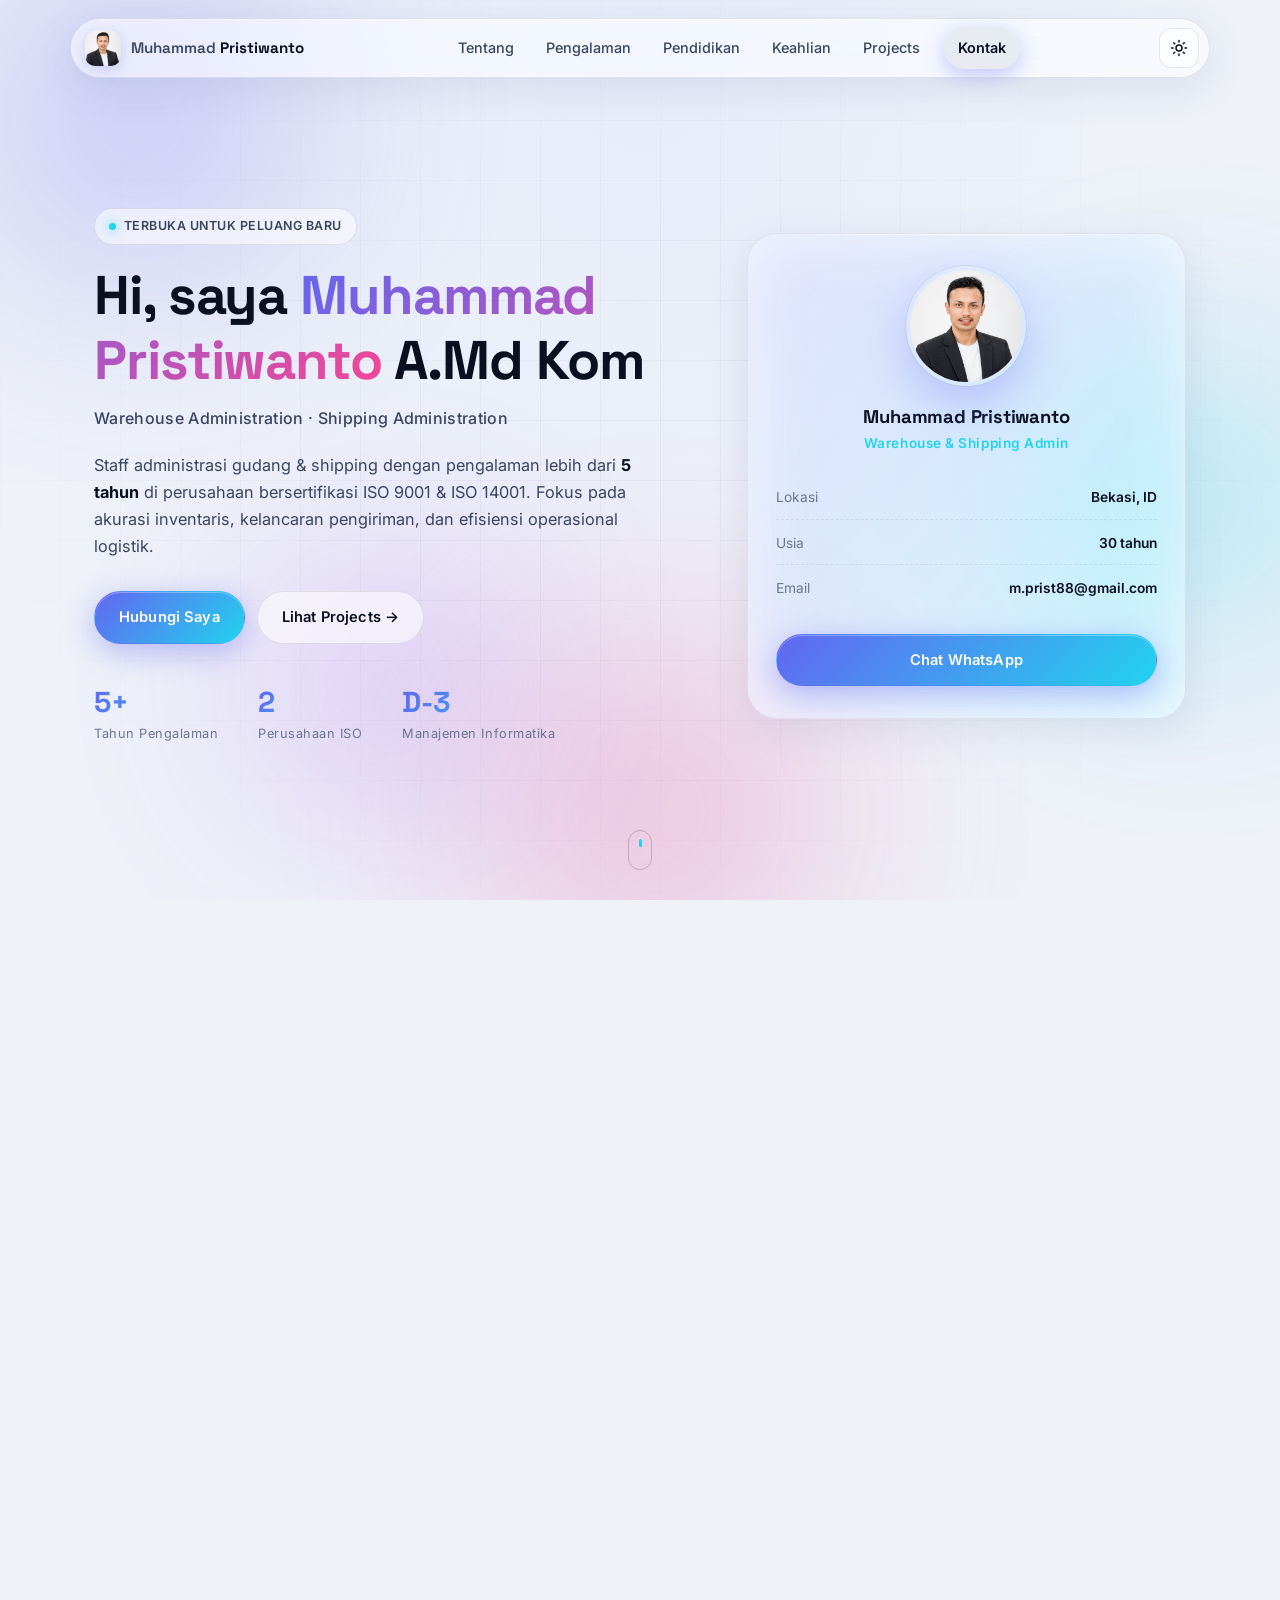
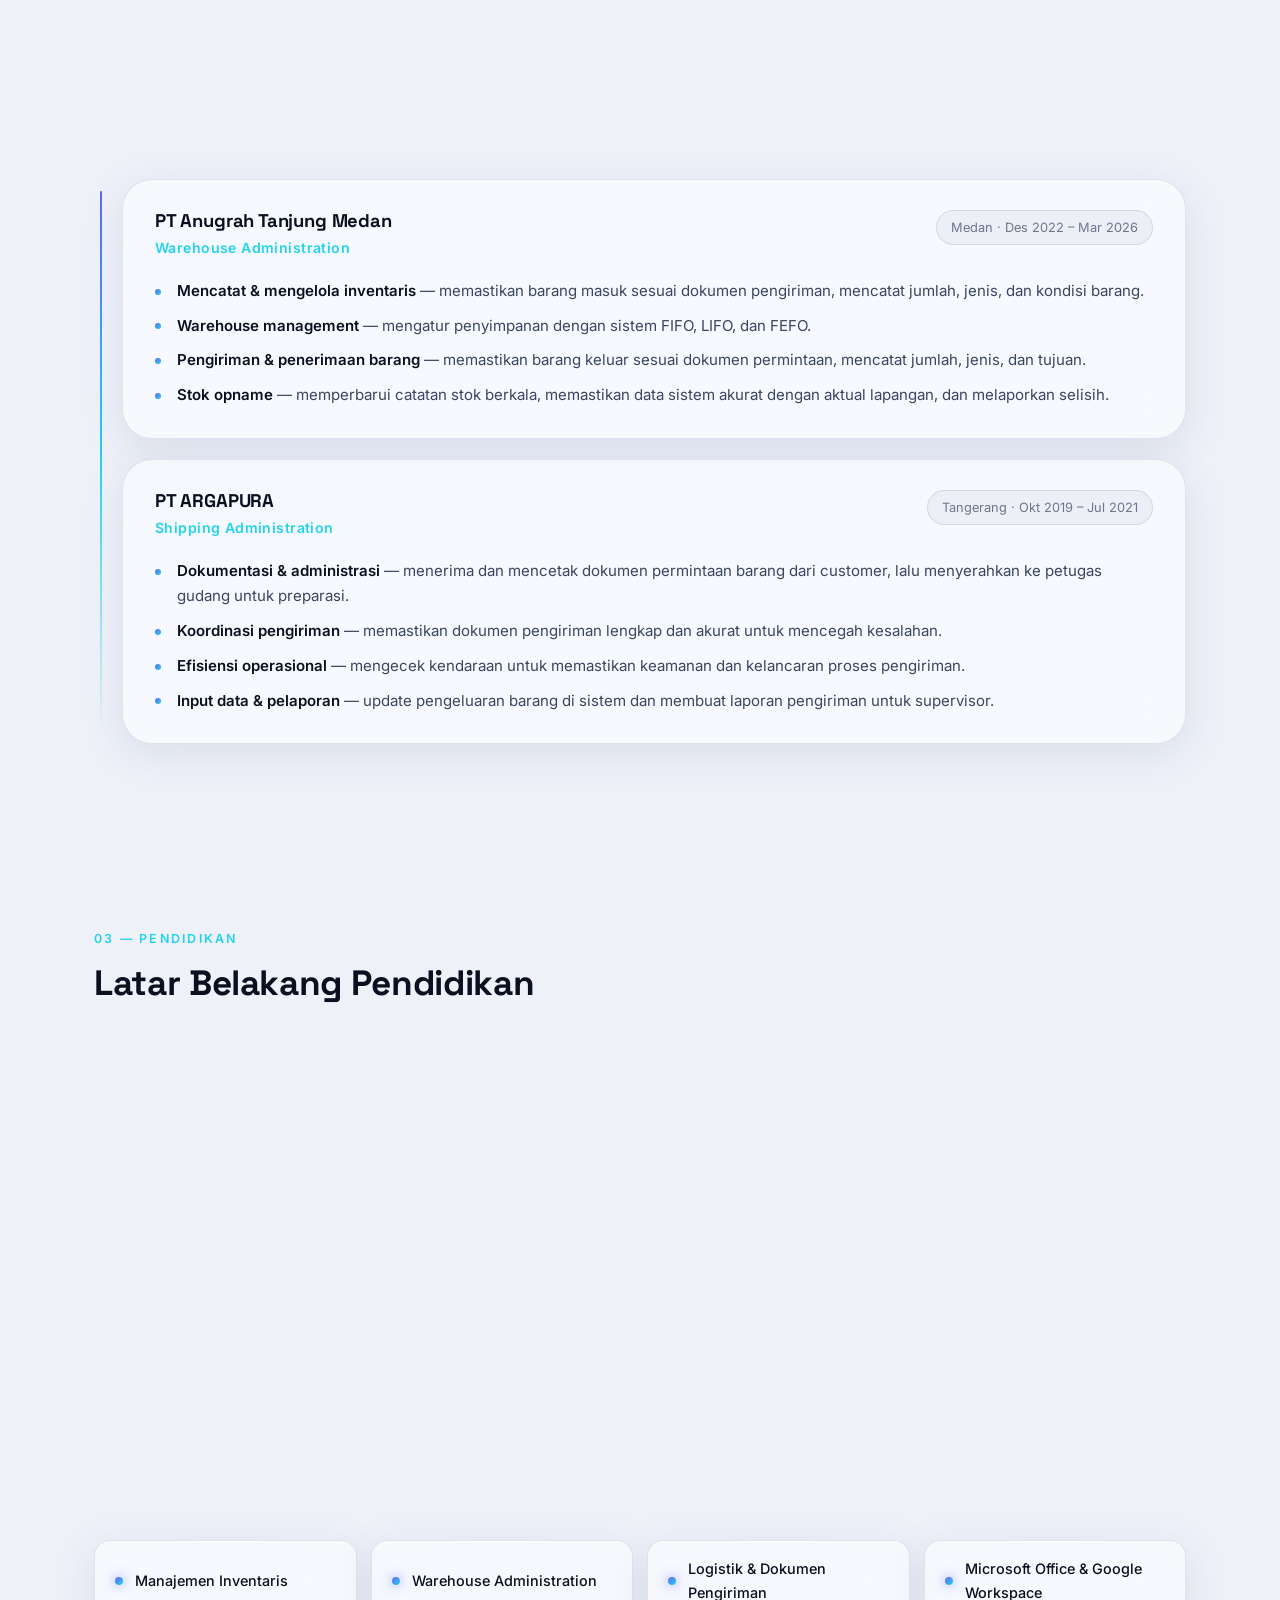
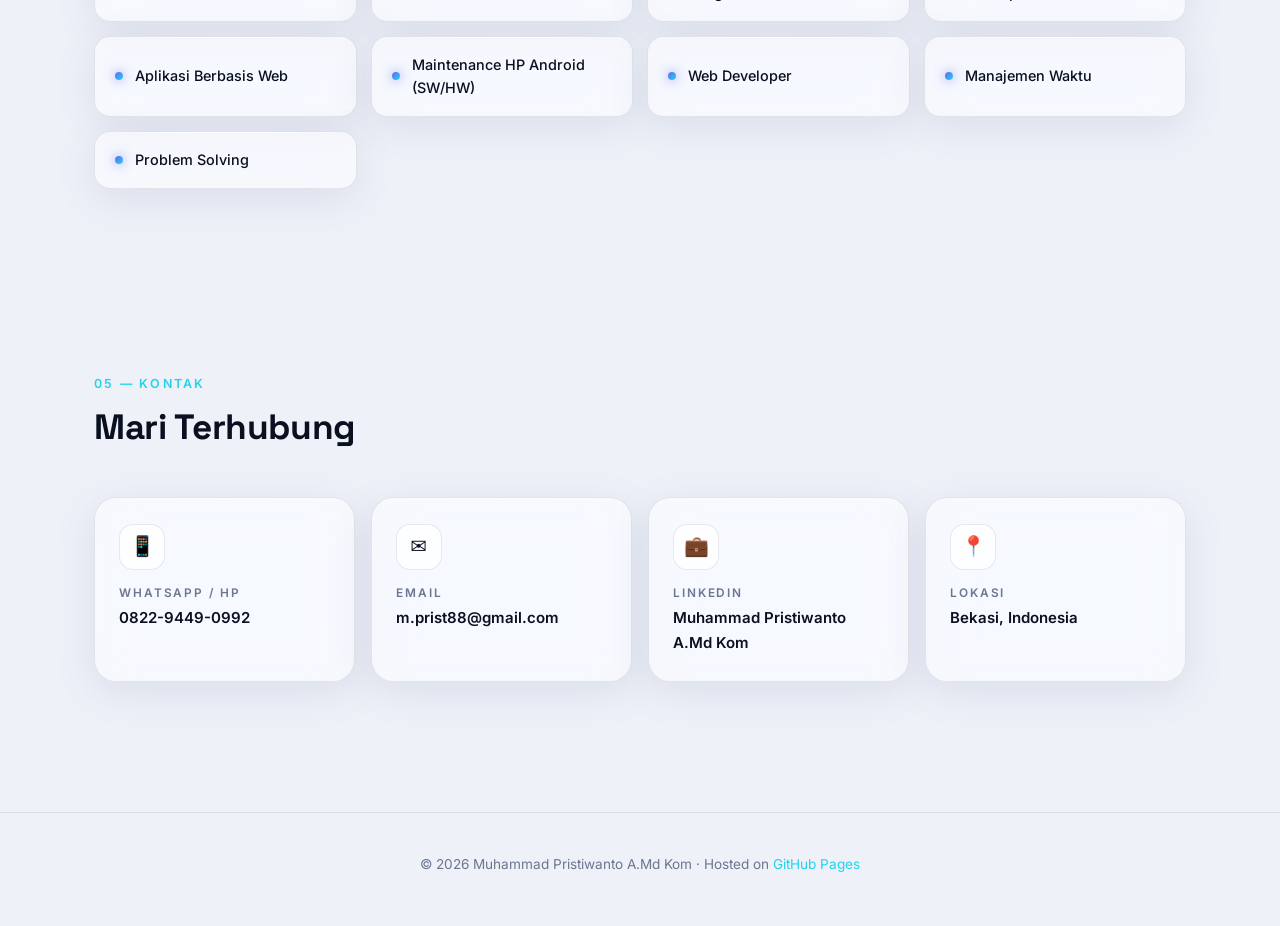
<file: index.html>
<!DOCTYPE html>
<html lang="id">
<head>
<meta charset="UTF-8" />
<meta name="viewport" content="width=device-width, initial-scale=1.0" />
<meta name="theme-color" content="#05060f" />
<title>Muhammad Pristiwanto — Warehouse &amp; Shipping Administration</title>
<meta name="description" content="Portofolio Muhammad Pristiwanto, Staff Administrasi Gudang & Shipping dengan pengalaman 5+ tahun di perusahaan bersertifikasi ISO 9001 & ISO 14001." />

<link rel="icon" type="image/png" href="assets/favicon.png" />
<link rel="apple-touch-icon" href="assets/favicon.png" />

<link rel="preconnect" href="https://fonts.googleapis.com">
<link rel="preconnect" href="https://fonts.gstatic.com" crossorigin>
<link href="https://fonts.googleapis.com/css2?family=Inter:wght@400;500;600;700&family=Space+Grotesk:wght@500;600;700&display=swap" rel="stylesheet">

<link rel="stylesheet" href="css/base.css">
<link rel="stylesheet" href="css/components.css">
<link rel="stylesheet" href="css/layout.css">
<link rel="stylesheet" href="css/theme.css">
</head>
<body>

<div class="bg" aria-hidden="true">
  <div class="blob blob-1"></div>
  <div class="blob blob-2"></div>
  <div class="blob blob-3"></div>
  <div class="blob blob-4"></div>
  <div class="grain"></div>
</div>
<div class="cursor-glow" aria-hidden="true"></div>

<nav class="nav glass">
  <div class="nav-inner">
    <a href="#top" class="brand">
      <img id="brandPhoto" src="assets/profile-dark.jpg"
           alt="Muhammad Pristiwanto" class="brand-photo">
      <span class="brand-text">Muhammad&nbsp;<b>Pristiwanto</b></span>
    </a>

    <ul class="nav-links">
      <li><a href="#about">Tentang</a></li>
      <li><a href="#experience">Pengalaman</a></li>
      <li><a href="#education">Pendidikan</a></li>
      <li><a href="#skills">Keahlian</a></li>
      <li><a href="projects.html">Projects</a></li>
      <li><a href="#contact" class="nav-cta">Kontak</a></li>
    </ul>

    <div class="nav-actions">
      <button class="theme-toggle" aria-label="Ganti tema" title="Ganti tema">
        <svg class="icon-moon" viewBox="0 0 24 24" width="18" height="18"
             fill="none" stroke="currentColor" stroke-width="2"
             stroke-linecap="round" stroke-linejoin="round">
          <path d="M21 12.79A9 9 0 1 1 11.21 3 7 7 0 0 0 21 12.79z"/>
        </svg>
        <svg class="icon-sun" viewBox="0 0 24 24" width="18" height="18"
             fill="none" stroke="currentColor" stroke-width="2"
             stroke-linecap="round" stroke-linejoin="round">
          <circle cx="12" cy="12" r="4"/>
          <path d="M12 2v2M12 20v2M4.93 4.93l1.41 1.41M17.66 17.66l1.41 1.41M2 12h2M20 12h2M6.34 17.66l-1.41 1.41M19.07 4.93l-1.41 1.41"/>
        </svg>
      </button>

      <button class="menu-btn" aria-label="Buka menu" aria-expanded="false">
        <span></span><span></span><span></span>
      </button>
    </div>
  </div>
</nav>

<main id="top">

  <section class="hero">
    <div class="container hero-grid">
      <div class="hero-copy">
        <span class="chip reveal">
          <span class="chip-dot"></span>
          Terbuka untuk peluang baru
        </span>
        <h1 class="hero-title reveal">
          Hi, saya <span class="grad-text">Muhammad Pristiwanto</span> A.Md Kom
        </h1>
        <p class="hero-role reveal">
          Warehouse Administration · Shipping Administration
        </p>
        <p class="hero-lead reveal">
          Staff administrasi gudang &amp; shipping dengan pengalaman lebih dari
          <b>5 tahun</b> di perusahaan bersertifikasi ISO 9001 &amp; ISO 14001.
          Fokus pada akurasi inventaris, kelancaran pengiriman, dan efisiensi
          operasional logistik.
        </p>
        <div class="hero-actions reveal">
          <a href="#contact" class="btn btn-primary">Hubungi Saya</a>
          <a href="projects.html" class="btn btn-ghost">Lihat Projects →</a>
        </div>
        <div class="hero-stats reveal">
          <div class="stat">
            <div class="stat-num">5+</div>
            <div class="stat-label">Tahun Pengalaman</div>
          </div>
          <div class="stat">
            <div class="stat-num">2</div>
            <div class="stat-label">Perusahaan ISO</div>
          </div>
          <div class="stat">
            <div class="stat-num">D-3</div>
            <div class="stat-label">Manajemen Informatika</div>
          </div>
        </div>
      </div>

      <aside class="hero-card glass tilt reveal">
        <div class="hero-card-glow"></div>
        <img id="heroPhoto" src="assets/profile-dark.jpg"
             alt="Muhammad Pristiwanto" class="avatar">
        <h3>Muhammad Pristiwanto</h3>
        <p class="hero-card-role">Warehouse &amp; Shipping Admin</p>
        <div class="hero-card-rows">
          <div class="row"><span>Lokasi</span><b>Bekasi, ID</b></div>
          <div class="row"><span>Usia</span><b>30 tahun</b></div>
          <div class="row"><span>Email</span><b>m.prist88@gmail.com</b></div>
        </div>
        <a class="btn btn-primary w-full" target="_blank" rel="noopener"
           href="https://wa.me/6282294490992">Chat WhatsApp</a>
      </aside>
    </div>

    <a class="scroll-hint" href="#about" aria-label="Scroll ke bawah">
      <span></span>
    </a>
  </section>

  <section id="about" class="section">
    <div class="container">
      <header class="section-head reveal">
        <span class="kicker">01 — Profil</span>
        <h2>Tentang Saya</h2>
      </header>

      <div class="about-grid">
        <div class="about-text glass reveal">
          <p>
            Saya adalah staff administrasi gudang dan administrasi shipping yang
            berkomitmen, dapat diandalkan, dan berpengalaman lebih dari 5 tahun
            di bidang administrasi gudang/shipping pada perusahaan bersertifikasi
            <b>ISO 9001</b> dan <b>ISO 14001</b>.
          </p>
          <p>
            Saya berhasil mengelola proses pengiriman dan penerimaan dokumen
            serta inventaris secara efisien, mengoptimalkan ruang penyimpanan
            gudang, dan mengoordinasikan operasional logistik agar pengiriman
            barang tepat waktu, sekaligus menjaga kebersihan dan keamanan
            gudang.
          </p>
          <p>
            Mahir menggunakan komputer, Microsoft Office, Google Workspace,
            aplikasi berbasis web, serta mampu bekerja di bawah tekanan.
          </p>
        </div>

        <aside class="about-facts glass reveal">
          <h4>Data Pribadi</h4>
          <ul>
            <li><span>Nama</span><b>Muhammad Pristiwanto</b></li>
            <li><span>Pendidikan</span><b>D-3 Manajemen Informatika</b></li>
            <li><span>Usia</span><b>30 tahun</b></li>
            <li><span>Lokasi</span><b>Bekasi, Indonesia</b></li>
            <li><span>Email</span><b>m.prist88@gmail.com</b></li>
            <li><span>WhatsApp</span><b>0822-9449-0992</b></li>
          </ul>
        </aside>
      </div>
    </div>
  </section>

  <section id="experience" class="section">
    <div class="container">
      <header class="section-head reveal">
        <span class="kicker">02 — Karier</span>
        <h2>Pengalaman Kerja</h2>
      </header>

      <div class="timeline">
        <article class="job glass tilt reveal">
          <div class="job-head">
            <div>
              <h3>PT Anugrah Tanjung Medan</h3>
              <p class="job-role">Warehouse Administration</p>
            </div>
            <span class="job-meta">Medan · Des 2022 – Mar 2026</span>
          </div>
          <ul class="job-list">
            <li><b>Mencatat &amp; mengelola inventaris</b> — memastikan barang masuk sesuai dokumen pengiriman, mencatat jumlah, jenis, dan kondisi barang.</li>
            <li><b>Warehouse management</b> — mengatur penyimpanan dengan sistem FIFO, LIFO, dan FEFO.</li>
            <li><b>Pengiriman &amp; penerimaan barang</b> — memastikan barang keluar sesuai dokumen permintaan, mencatat jumlah, jenis, dan tujuan.</li>
            <li><b>Stok opname</b> — memperbarui catatan stok berkala, memastikan data sistem akurat dengan aktual lapangan, dan melaporkan selisih.</li>
          </ul>
        </article>

        <article class="job glass tilt reveal">
          <div class="job-head">
            <div>
              <h3>PT ARGAPURA</h3>
              <p class="job-role">Shipping Administration</p>
            </div>
            <span class="job-meta">Tangerang · Okt 2019 – Jul 2021</span>
          </div>
          <ul class="job-list">
            <li><b>Dokumentasi &amp; administrasi</b> — menerima dan mencetak dokumen permintaan barang dari customer, lalu menyerahkan ke petugas gudang untuk preparasi.</li>
            <li><b>Koordinasi pengiriman</b> — memastikan dokumen pengiriman lengkap dan akurat untuk mencegah kesalahan.</li>
            <li><b>Efisiensi operasional</b> — mengecek kendaraan untuk memastikan keamanan dan kelancaran proses pengiriman.</li>
            <li><b>Input data &amp; pelaporan</b> — update pengeluaran barang di sistem dan membuat laporan pengiriman untuk supervisor.</li>
          </ul>
        </article>
      </div>
    </div>
  </section>

  <section id="education" class="section">
    <div class="container">
      <header class="section-head reveal">
        <span class="kicker">03 — Pendidikan</span>
        <h2>Latar Belakang Pendidikan</h2>
      </header>

      <article class="edu glass tilt reveal">
        <div class="edu-icon">🎓</div>
        <div class="edu-body">
          <h3>Universitas Labuhanbatu</h3>
          <p class="edu-meta">2016 – 2019 · Diploma III (D-3) Manajemen Informatika</p>
          <p class="edu-desc">
            Mempelajari sistem informasi, pemrograman, basis data, dan
            manajemen teknologi informasi yang menunjang kemampuan analitis
            serta pengelolaan data di dunia kerja.
          </p>
        </div>
      </article>
    </div>
  </section>

  <section id="skills" class="section">
    <div class="container">
      <header class="section-head reveal">
        <span class="kicker">04 — Keahlian</span>
        <h2>Skill &amp; Kemampuan</h2>
      </header>

      <div class="skills-grid">
        <div class="skill glass reveal"><span class="dot"></span>Manajemen Inventaris</div>
        <div class="skill glass reveal"><span class="dot"></span>Warehouse Administration</div>
        <div class="skill glass reveal"><span class="dot"></span>Logistik &amp; Dokumen Pengiriman</div>
        <div class="skill glass reveal"><span class="dot"></span>Microsoft Office &amp; Google Workspace</div>
        <div class="skill glass reveal"><span class="dot"></span>Aplikasi Berbasis Web</div>
        <div class="skill glass reveal"><span class="dot"></span>Maintenance HP Android (SW/HW)</div>
        <div class="skill glass reveal"><span class="dot"></span>Web Developer</div>
        <div class="skill glass reveal"><span class="dot"></span>Manajemen Waktu</div>
        <div class="skill glass reveal"><span class="dot"></span>Problem Solving</div>
      </div>
    </div>
  </section>

  <section id="contact" class="section">
    <div class="container">
      <header class="section-head reveal">
        <span class="kicker">05 — Kontak</span>
        <h2>Mari Terhubung</h2>
      </header>

      <div class="contact-grid">
        <a class="contact-card glass reveal" target="_blank" rel="noopener"
           href="https://wa.me/6282294490992">
          <div class="icon">📱</div>
          <h4>WhatsApp / HP</h4>
          <p class="value">0822-9449-0992</p>
        </a>
        <a class="contact-card glass reveal" href="mailto:m.prist88@gmail.com">
          <div class="icon">✉️</div>
          <h4>Email</h4>
          <p class="value">m.prist88@gmail.com</p>
        </a>
        <a class="contact-card glass reveal" target="_blank" rel="noopener"
           href="https://www.linkedin.com/">
          <div class="icon">💼</div>
          <h4>LinkedIn</h4>
          <p class="value">Muhammad Pristiwanto A.Md Kom</p>
        </a>
        <div class="contact-card glass reveal">
          <div class="icon">📍</div>
          <h4>Lokasi</h4>
          <p class="value">Bekasi, Indonesia</p>
        </div>
      </div>
    </div>
  </section>

</main>

<footer>
  © <span id="year"></span> Muhammad Pristiwanto A.Md Kom ·
  Hosted on <a href="https://pages.github.com/" target="_blank" rel="noopener">GitHub Pages</a>
</footer>

<script src="js/main.js"></script>
</body>
</html>
</file>
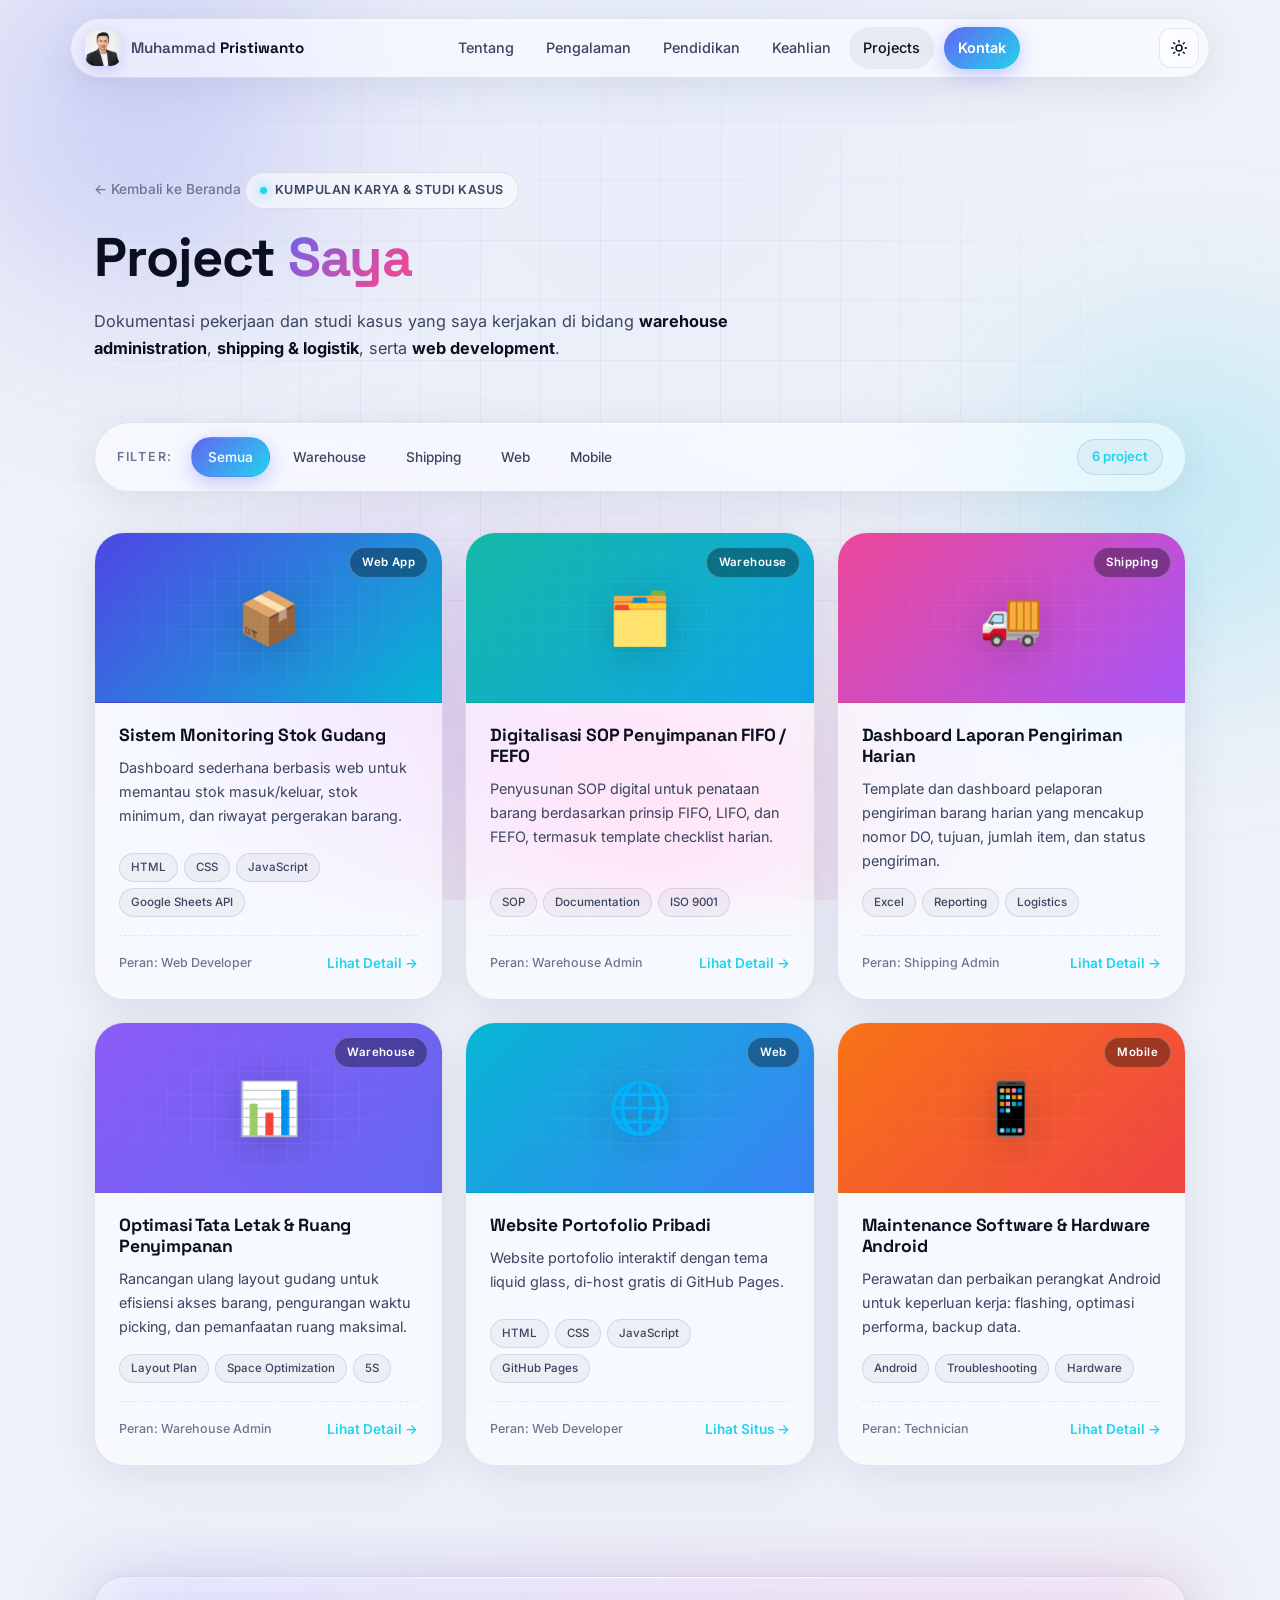
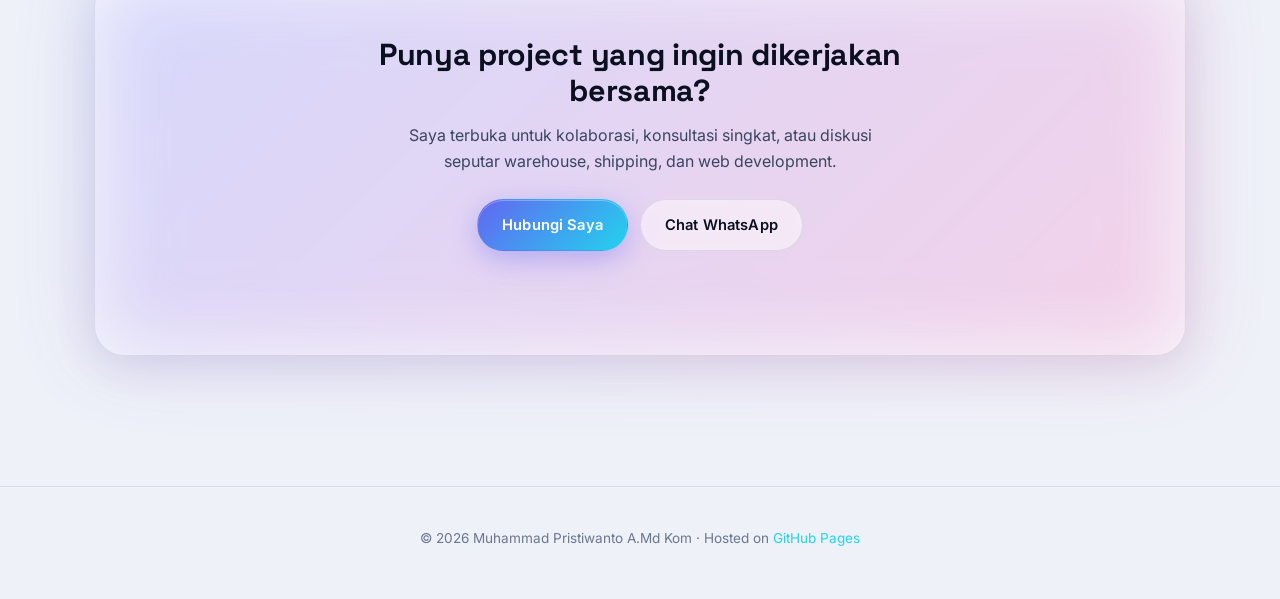
<file: projects.html>
<!DOCTYPE html>
<html lang="id">
<head>
<meta charset="UTF-8" />
<meta name="viewport" content="width=device-width, initial-scale=1.0" />
<meta name="theme-color" content="#05060f" />
<title>Projects — Muhammad Pristiwanto</title>
<meta name="description" content="Kumpulan project dan studi kasus Muhammad Pristiwanto di bidang warehouse, shipping administration, dan web development." />

<link rel="icon" type="image/png" href="assets/favicon.png" />
<link rel="apple-touch-icon" href="assets/favicon.png" />

<link rel="preconnect" href="https://fonts.googleapis.com">
<link rel="preconnect" href="https://fonts.gstatic.com" crossorigin>
<link href="https://fonts.googleapis.com/css2?family=Inter:wght@400;500;600;700&family=Space+Grotesk:wght@500;600;700&display=swap" rel="stylesheet">

<link rel="stylesheet" href="css/base.css">
<link rel="stylesheet" href="css/components.css">
<link rel="stylesheet" href="css/layout.css">
<link rel="stylesheet" href="css/projects.css">
<link rel="stylesheet" href="css/theme.css">
</head>
<body>

<div class="bg" aria-hidden="true">
  <div class="blob blob-1"></div>
  <div class="blob blob-2"></div>
  <div class="blob blob-3"></div>
  <div class="blob blob-4"></div>
  <div class="grain"></div>
</div>
<div class="cursor-glow" aria-hidden="true"></div>

<nav class="nav glass">
  <div class="nav-inner">
    <a href="index.html" class="brand">
      <img id="brandPhoto" src="assets/profile-dark.jpg"
           alt="Muhammad Pristiwanto" class="brand-photo">
      <span class="brand-text">Muhammad&nbsp;<b>Pristiwanto</b></span>
    </a>

    <ul class="nav-links">
      <li><a href="index.html#about">Tentang</a></li>
      <li><a href="index.html#experience">Pengalaman</a></li>
      <li><a href="index.html#education">Pendidikan</a></li>
      <li><a href="index.html#skills">Keahlian</a></li>
      <li><a href="projects.html" class="active">Projects</a></li>
      <li><a href="index.html#contact" class="nav-cta">Kontak</a></li>
    </ul>

    <div class="nav-actions">
      <button class="theme-toggle" aria-label="Ganti tema" title="Ganti tema">
        <svg class="icon-moon" viewBox="0 0 24 24" width="18" height="18"
             fill="none" stroke="currentColor" stroke-width="2"
             stroke-linecap="round" stroke-linejoin="round">
          <path d="M21 12.79A9 9 0 1 1 11.21 3 7 7 0 0 0 21 12.79z"/>
        </svg>
        <svg class="icon-sun" viewBox="0 0 24 24" width="18" height="18"
             fill="none" stroke="currentColor" stroke-width="2"
             stroke-linecap="round" stroke-linejoin="round">
          <circle cx="12" cy="12" r="4"/>
          <path d="M12 2v2M12 20v2M4.93 4.93l1.41 1.41M17.66 17.66l1.41 1.41M2 12h2M20 12h2M6.34 17.66l-1.41 1.41M19.07 4.93l-1.41 1.41"/>
        </svg>
      </button>

      <button class="menu-btn" aria-label="Buka menu" aria-expanded="false">
        <span></span><span></span><span></span>
      </button>
    </div>
  </div>
</nav>

<main>

  <section class="page-hero">
    <div class="container">
      <a href="index.html" class="back-link reveal">← Kembali ke Beranda</a>
      <span class="chip reveal" style="margin-top:20px">
        <span class="chip-dot"></span>
        Kumpulan Karya &amp; Studi Kasus
      </span>
      <h1 class="page-title reveal">
        Project <span class="grad-text">Saya</span>
      </h1>
      <p class="page-sub reveal">
        Dokumentasi pekerjaan dan studi kasus yang saya kerjakan di bidang
        <b>warehouse administration</b>, <b>shipping &amp; logistik</b>,
        serta <b>web development</b>.
      </p>
    </div>
  </section>

  <section class="filter-section">
    <div class="container">
      <div class="filter-bar glass reveal">
        <span class="filter-label">Filter:</span>
        <div class="filter-chips" role="tablist">
          <button class="filter-chip active" data-filter="all">Semua</button>
          <button class="filter-chip" data-filter="warehouse">Warehouse</button>
          <button class="filter-chip" data-filter="shipping">Shipping</button>
          <button class="filter-chip" data-filter="web">Web</button>
          <button class="filter-chip" data-filter="mobile">Mobile</button>
        </div>
        <span class="filter-count" id="projectCount">0 project</span>
      </div>
    </div>
  </section>

  <section class="projects-section">
    <div class="container">
      <div class="projects-grid" id="projectsGrid">

        <article class="project glass tilt reveal" data-category="web">
          <div class="project-thumb" data-theme="indigo">
            <span class="project-emoji">📦</span>
            <span class="project-badge">Web App</span>
          </div>
          <div class="project-body">
            <h3>Sistem Monitoring Stok Gudang</h3>
            <p>
              Dashboard sederhana berbasis web untuk memantau stok masuk/keluar,
              stok minimum, dan riwayat pergerakan barang.
            </p>
            <ul class="project-tags">
              <li>HTML</li><li>CSS</li><li>JavaScript</li><li>Google Sheets API</li>
            </ul>
            <div class="project-footer">
              <span class="project-role">Peran: Web Developer</span>
              <a href="#" class="project-link">Lihat Detail →</a>
            </div>
          </div>
        </article>

        <article class="project glass tilt reveal" data-category="warehouse">
          <div class="project-thumb" data-theme="teal">
            <span class="project-emoji">🗂️</span>
            <span class="project-badge">Warehouse</span>
          </div>
          <div class="project-body">
            <h3>Digitalisasi SOP Penyimpanan FIFO / FEFO</h3>
            <p>
              Penyusunan SOP digital untuk penataan barang berdasarkan prinsip
              FIFO, LIFO, dan FEFO, termasuk template checklist harian.
            </p>
            <ul class="project-tags">
              <li>SOP</li><li>Documentation</li><li>ISO 9001</li>
            </ul>
            <div class="project-footer">
              <span class="project-role">Peran: Warehouse Admin</span>
              <a href="#" class="project-link">Lihat Detail →</a>
            </div>
          </div>
        </article>

        <article class="project glass tilt reveal" data-category="shipping">
          <div class="project-thumb" data-theme="pink">
            <span class="project-emoji">🚚</span>
            <span class="project-badge">Shipping</span>
          </div>
          <div class="project-body">
            <h3>Dashboard Laporan Pengiriman Harian</h3>
            <p>
              Template dan dashboard pelaporan pengiriman barang harian yang
              mencakup nomor DO, tujuan, jumlah item, dan status pengiriman.
            </p>
            <ul class="project-tags">
              <li>Excel</li><li>Reporting</li><li>Logistics</li>
            </ul>
            <div class="project-footer">
              <span class="project-role">Peran: Shipping Admin</span>
              <a href="#" class="project-link">Lihat Detail →</a>
            </div>
          </div>
        </article>

        <article class="project glass tilt reveal" data-category="warehouse">
          <div class="project-thumb" data-theme="violet">
            <span class="project-emoji">📊</span>
            <span class="project-badge">Warehouse</span>
          </div>
          <div class="project-body">
            <h3>Optimasi Tata Letak &amp; Ruang Penyimpanan</h3>
            <p>
              Rancangan ulang layout gudang untuk efisiensi akses barang,
              pengurangan waktu picking, dan pemanfaatan ruang maksimal.
            </p>
            <ul class="project-tags">
              <li>Layout Plan</li><li>Space Optimization</li><li>5S</li>
            </ul>
            <div class="project-footer">
              <span class="project-role">Peran: Warehouse Admin</span>
              <a href="#" class="project-link">Lihat Detail →</a>
            </div>
          </div>
        </article>

        <article class="project glass tilt reveal" data-category="web">
          <div class="project-thumb" data-theme="cyan">
            <span class="project-emoji">🌐</span>
            <span class="project-badge">Web</span>
          </div>
          <div class="project-body">
            <h3>Website Portofolio Pribadi</h3>
            <p>
              Website portofolio interaktif dengan tema liquid glass,
              di-host gratis di GitHub Pages.
            </p>
            <ul class="project-tags">
              <li>HTML</li><li>CSS</li><li>JavaScript</li><li>GitHub Pages</li>
            </ul>
            <div class="project-footer">
              <span class="project-role">Peran: Web Developer</span>
              <a href="index.html" class="project-link">Lihat Situs →</a>
            </div>
          </div>
        </article>

        <article class="project glass tilt reveal" data-category="mobile">
          <div class="project-thumb" data-theme="orange">
            <span class="project-emoji">📱</span>
            <span class="project-badge">Mobile</span>
          </div>
          <div class="project-body">
            <h3>Maintenance Software &amp; Hardware Android</h3>
            <p>
              Perawatan dan perbaikan perangkat Android untuk keperluan kerja:
              flashing, optimasi performa, backup data.
            </p>
            <ul class="project-tags">
              <li>Android</li><li>Troubleshooting</li><li>Hardware</li>
            </ul>
            <div class="project-footer">
              <span class="project-role">Peran: Technician</span>
              <a href="#" class="project-link">Lihat Detail →</a>
            </div>
          </div>
        </article>

      </div>

      <div class="empty-state glass reveal" id="emptyState" hidden>
        <div class="empty-icon">🔍</div>
        <h3>Tidak ada project di kategori ini</h3>
        <p>Coba pilih kategori lain, atau lihat semua project.</p>
      </div>

    </div>
  </section>

  <section class="cta-section">
    <div class="container">
      <div class="cta-card glass reveal">
        <div class="cta-glow"></div>
        <h2>Punya project yang ingin dikerjakan bersama?</h2>
        <p>
          Saya terbuka untuk kolaborasi, konsultasi singkat, atau diskusi
          seputar warehouse, shipping, dan web development.
        </p>
        <div class="hero-actions" style="justify-content:center;margin-top:24px">
          <a href="index.html#contact" class="btn btn-primary">Hubungi Saya</a>
          <a href="https://wa.me/6282294490992" target="_blank" rel="noopener" class="btn btn-ghost">
            Chat WhatsApp
          </a>
        </div>
      </div>
    </div>
  </section>

</main>

<footer>
  © <span id="year"></span> Muhammad Pristiwanto A.Md Kom ·
  Hosted on <a href="https://pages.github.com/" target="_blank" rel="noopener">GitHub Pages</a>
</footer>

<script src="js/main.js"></script>
<script src="js/projects.js"></script>
</body>
</html>
</file>
<file: css/base.css>
/* ============================================================
   base.css — reset, tokens, background, animasi
   ============================================================ */

:root {
  --bg-0: #05060f;
  --bg-1: #090b1a;

  --glass-bg:        rgba(255, 255, 255, 0.045);
  --glass-bg-2:      rgba(255, 255, 255, 0.07);
  --glass-border:    rgba(255, 255, 255, 0.10);
  --glass-border-hi: rgba(255, 255, 255, 0.22);
  --glass-shadow:    0 10px 40px rgba(0, 0, 0, 0.4);
  --glass-blur:      22px;

  --text:       #f1f4ff;
  --text-soft:  #b8c0dd;
  --text-muted: #7e88ad;

  --c1: #6366f1;
  --c2: #22d3ee;
  --c3: #ec4899;
  --c4: #a855f7;

  --grad-primary: linear-gradient(135deg, #6366f1 0%, #22d3ee 100%);
  --grad-warm:    linear-gradient(135deg, #ec4899 0%, #a855f7 100%);
  --grad-mixed:   linear-gradient(135deg, #6366f1 0%, #ec4899 50%, #22d3ee 100%);

  --r-sm: 10px;
  --r-md: 16px;
  --r-lg: 22px;
  --r-xl: 30px;
  --r-full: 999px;

  --f-sans:    'Inter', system-ui, -apple-system, 'Segoe UI', sans-serif;
  --f-display: 'Space Grotesk', 'Inter', sans-serif;

  --max-w: 1140px;
  --nav-h: 72px;
}

*, *::before, *::after { box-sizing: border-box; margin: 0; padding: 0; }

html {
  scroll-behavior: smooth;
  -webkit-text-size-adjust: 100%;
  overflow-x: hidden;
}

body {
  font-family: var(--f-sans);
  background: var(--bg-0);
  color: var(--text);
  line-height: 1.65;
  min-height: 100vh;
  overflow-x: hidden;
  max-width: 100vw;
  position: relative;
  -webkit-font-smoothing: antialiased;
}

img  { max-width: 100%; display: block; }
a    { color: inherit; text-decoration: none; }
ul   { list-style: none; }
button { font: inherit; background: none; border: none; color: inherit; cursor: pointer; }

::selection { background: rgba(99, 102, 241, 0.45); color: #fff; }

::-webkit-scrollbar { width: 10px; }
::-webkit-scrollbar-track { background: var(--bg-0); }
::-webkit-scrollbar-thumb {
  background: linear-gradient(180deg, var(--c1), var(--c4));
  border-radius: 10px;
  border: 2px solid var(--bg-0);
}

h1, h2, h3, h4 {
  font-family: var(--f-display);
  font-weight: 700;
  line-height: 1.2;
  letter-spacing: -0.01em;
}

/* ---------------- Background ---------------- */
.bg {
  position: fixed;
  inset: 0;
  z-index: -2;
  overflow: hidden;
  width: 100vw;
  height: 100svh;
  background: radial-gradient(ellipse at top, #0d1030 0%, var(--bg-0) 55%);
}

.bg::after {
  content: '';
  position: absolute;
  inset: 0;
  background-image:
    linear-gradient(rgba(255,255,255,0.025) 1px, transparent 1px),
    linear-gradient(90deg, rgba(255,255,255,0.025) 1px, transparent 1px);
  background-size: 60px 60px;
  mask-image: radial-gradient(ellipse at center, #000 30%, transparent 80%);
  -webkit-mask-image: radial-gradient(ellipse at center, #000 30%, transparent 80%);
  pointer-events: none;
}

.blob {
  position: absolute;
  border-radius: 50%;
  filter: blur(90px);
  opacity: 0.55;
  will-change: transform;
}

.blob-1 {
  width: 520px; height: 520px;
  background: radial-gradient(circle, #6366f1, transparent 70%);
  top: -140px; left: -120px;
  animation: float1 22s ease-in-out infinite;
}
.blob-2 {
  width: 460px; height: 460px;
  background: radial-gradient(circle, #22d3ee, transparent 70%);
  top: 30%; right: -140px;
  animation: float2 26s ease-in-out infinite;
}
.blob-3 {
  width: 540px; height: 540px;
  background: radial-gradient(circle, #ec4899, transparent 70%);
  bottom: -180px; left: 30%;
  animation: float3 30s ease-in-out infinite;
}
.blob-4 {
  width: 380px; height: 380px;
  background: radial-gradient(circle, #a855f7, transparent 70%);
  top: 55%; left: 15%;
  opacity: 0.4;
  animation: float2 24s ease-in-out infinite reverse;
}

@keyframes float1 {
  0%, 100% { transform: translate(0, 0) scale(1); }
  50%      { transform: translate(80px, 60px) scale(1.1); }
}
@keyframes float2 {
  0%, 100% { transform: translate(0, 0) scale(1); }
  50%      { transform: translate(-70px, 90px) scale(1.15); }
}
@keyframes float3 {
  0%, 100% { transform: translate(0, 0) scale(1); }
  50%      { transform: translate(60px, -80px) scale(0.95); }
}

.grain {
  position: absolute;
  inset: 0;
  opacity: 0.035;
  pointer-events: none;
  mix-blend-mode: overlay;
  background-image: url("data:image/svg+xml,%3Csvg xmlns='http://www.w3.org/2000/svg' width='200' height='200'%3E%3Cfilter id='n'%3E%3CfeTurbulence baseFrequency='0.9'/%3E%3C/filter%3E%3Crect width='200' height='200' filter='url(%23n)'/%3E%3C/svg%3E");
}

.cursor-glow {
  position: fixed;
  width: 500px; height: 500px;
  border-radius: 50%;
  pointer-events: none;
  z-index: -1;
  background: radial-gradient(circle, rgba(99,102,241,0.16), transparent 60%);
  transform: translate(-50%, -50%);
  opacity: 0;
  transition: opacity 0.4s;
}
.cursor-glow.active { opacity: 1; }

.reveal {
  opacity: 0;
  transform: translateY(28px);
  transition:
    opacity 0.8s cubic-bezier(.2,.8,.2,1),
    transform 0.8s cubic-bezier(.2,.8,.2,1);
}
.reveal.in { opacity: 1; transform: none; }

@media (prefers-reduced-motion: reduce) {
  *, *::before, *::after {
    animation-duration: 0.01ms !important;
    transition-duration: 0.01ms !important;
  }
  .reveal { opacity: 1; transform: none; }
}
</file>
<file: css/components.css>
/* ============================================================
   components.css — glass, tombol, chip, kicker
   ============================================================ */

.glass {
  position: relative;
  overflow: hidden;
  background: var(--glass-bg);
  backdrop-filter: blur(var(--glass-blur)) saturate(180%);
  -webkit-backdrop-filter: blur(var(--glass-blur)) saturate(180%);
  border: 1px solid var(--glass-border);
  border-radius: var(--r-lg);
  box-shadow: var(--glass-shadow);
}

.glass::before {
  content: '';
  position: absolute;
  top: 0; left: 0; right: 0;
  height: 1px;
  pointer-events: none;
  background: linear-gradient(90deg, transparent, rgba(255,255,255,0.4), transparent);
}

.glass::after {
  content: '';
  position: absolute;
  inset: 0;
  pointer-events: none;
  opacity: 0;
  transition: opacity 0.3s;
  background: radial-gradient(
    400px circle at var(--mx, 50%) var(--my, 50%),
    rgba(255,255,255,0.06),
    transparent 40%
  );
}
.glass:hover::after { opacity: 1; }

.btn {
  display: inline-flex;
  align-items: center;
  justify-content: center;
  gap: 10px;
  padding: 13px 24px;
  border-radius: var(--r-full);
  font-weight: 600;
  font-size: 0.92rem;
  letter-spacing: 0.01em;
  white-space: nowrap;
  cursor: pointer;
  border: 1px solid transparent;
  transition: transform 0.2s, box-shadow 0.25s, background 0.25s, border-color 0.2s;
}

.btn-primary {
  background: var(--grad-primary);
  color: #fff;
  box-shadow:
    0 8px 30px rgba(99,102,241,0.4),
    inset 0 1px 0 rgba(255,255,255,0.3);
}
.btn-primary:hover {
  transform: translateY(-2px);
  box-shadow:
    0 14px 40px rgba(99,102,241,0.5),
    inset 0 1px 0 rgba(255,255,255,0.4);
}

.btn-ghost {
  background: var(--glass-bg);
  color: var(--text);
  border-color: var(--glass-border);
  backdrop-filter: blur(12px);
  -webkit-backdrop-filter: blur(12px);
}
.btn-ghost:hover {
  background: var(--glass-bg-2);
  border-color: var(--glass-border-hi);
  transform: translateY(-2px);
}

.w-full { width: 100%; }

.chip {
  display: inline-flex;
  align-items: center;
  gap: 8px;
  padding: 7px 14px;
  border-radius: var(--r-full);
  font-size: 0.78rem;
  font-weight: 600;
  letter-spacing: 0.04em;
  text-transform: uppercase;
  color: var(--text-soft);
  background: var(--glass-bg);
  border: 1px solid var(--glass-border);
  backdrop-filter: blur(12px);
  -webkit-backdrop-filter: blur(12px);
}

.chip-dot {
  width: 7px; height: 7px;
  border-radius: 50%;
  background: var(--c2);
  box-shadow: 0 0 12px var(--c2);
  animation: pulse 2s ease-in-out infinite;
}

@keyframes pulse {
  0%, 100% { opacity: 1;    transform: scale(1); }
  50%      { opacity: 0.55; transform: scale(0.85); }
}

.grad-text {
  background: var(--grad-mixed);
  background-size: 200% auto;
  -webkit-background-clip: text;
  background-clip: text;
  -webkit-text-fill-color: transparent;
  animation: shine 6s linear infinite;
}

@keyframes shine { to { background-position: 200% center; } }

.kicker {
  display: inline-block;
  font-size: 0.78rem;
  font-weight: 600;
  letter-spacing: 0.18em;
  text-transform: uppercase;
  color: var(--c2);
  margin-bottom: 12px;
}
</file>
<file: css/layout.css>
/* ============================================================
   layout.css — nav, hero, sections, footer, responsive
   ============================================================ */

.container {
  width: 100%;
  max-width: var(--max-w);
  margin: 0 auto;
  padding: 0 24px;
}

/* ============================================================
   NAVBAR — responsif semua device
   ============================================================ */

.nav {
  position: fixed;
  top: 18px;
  left: 50%;
  transform: translateX(-50%);
  width: calc(100% - 36px);
  max-width: var(--max-w);
  z-index: 100;
  border-radius: var(--r-full);
  padding: 8px 10px 8px 14px;
  overflow: visible;
  transition: transform 0.4s cubic-bezier(.2,.8,.2,1), background 0.3s;
}

.nav.glass::after { display: none; }

.nav-inner {
  display: flex;
  align-items: center;
  gap: 14px;
}

/* --- Brand (foto + nama) --- */
.brand {
  display: flex;
  align-items: center;
  gap: 10px;
  flex-shrink: 0;
  min-width: 0;
  font-family: var(--f-display);
  font-size: 0.95rem;
  font-weight: 600;
  color: var(--text-soft);
  transition: opacity 0.2s;
}
.brand:hover { opacity: 0.85; }
.brand-text {
  overflow: hidden;
  text-overflow: ellipsis;
  white-space: nowrap;
}
.brand-text b { color: var(--text); font-weight: 700; }

/* --- Nav links (desktop) --- */
.nav-links {
  display: flex;
  align-items: center;
  justify-content: center;
  gap: 4px;
  flex: 1 1 auto;
  min-width: 0;
}
.nav-links a {
  display: inline-block;
  padding: 9px 14px;
  font-size: 0.9rem;
  font-weight: 500;
  color: var(--text-soft);
  border-radius: var(--r-full);
  transition: color 0.2s, background 0.2s;
  white-space: nowrap;
}
.nav-links a:hover,
.nav-links a.active {
  color: var(--text);
  background: rgba(255,255,255,0.07);
}
.nav-links .nav-cta {
  margin-left: 6px;
  font-weight: 600;
  color: #fff;
  background: var(--grad-primary);
  box-shadow: 0 6px 20px rgba(99,102,241,0.35);
}
.nav-links .nav-cta:hover { color: #fff; }

/* --- Nav actions (toggle + hamburger) --- */
.nav-actions {
  display: flex;
  align-items: center;
  gap: 8px;
  flex-shrink: 0;
}

.menu-btn {
  display: none;
  width: 40px;
  height: 40px;
  flex-direction: column;
  gap: 5px;
  align-items: center;
  justify-content: center;
  border-radius: 12px;
  border: 1px solid var(--glass-border);
  background: var(--glass-bg);
  flex-shrink: 0;
}
.menu-btn span {
  display: block;
  width: 18px;
  height: 2px;
  border-radius: 2px;
  background: var(--text);
  transition: transform 0.3s, opacity 0.3s;
}
.menu-btn.open span:nth-child(1) { transform: translateY(7px) rotate(45deg); }
.menu-btn.open span:nth-child(2) { opacity: 0; }
.menu-btn.open span:nth-child(3) { transform: translateY(-7px) rotate(-45deg); }

/* ============================================================
   HERO
   ============================================================ */

.hero {
  min-height: 100vh;
  min-height: 100svh;
  padding: calc(var(--nav-h) + 60px) 0 80px;
  display: flex;
  align-items: center;
  position: relative;
}

.hero-grid {
  display: grid;
  grid-template-columns: 1.35fr 1fr;
  gap: 60px;
  align-items: center;
}

.hero-title {
  font-size: clamp(2rem, 4.6vw, 3.4rem);
  letter-spacing: -0.02em;
  margin: 18px 0 12px;
}

.hero-role {
  font-size: 1rem;
  font-weight: 500;
  letter-spacing: 0.02em;
  color: var(--text-soft);
  margin-bottom: 20px;
}

.hero-lead {
  max-width: 560px;
  font-size: 1.02rem;
  color: var(--text-soft);
  margin-bottom: 32px;
}
.hero-lead b { color: var(--text); }

.hero-actions {
  display: flex;
  flex-wrap: wrap;
  gap: 12px;
  margin-bottom: 44px;
}

.hero-stats {
  display: flex;
  flex-wrap: wrap;
  gap: 40px;
}

.stat-num {
  font-family: var(--f-display);
  font-size: 1.8rem;
  font-weight: 700;
  line-height: 1;
  margin-bottom: 6px;
  background: var(--grad-primary);
  -webkit-background-clip: text;
  background-clip: text;
  -webkit-text-fill-color: transparent;
}
.stat-label {
  font-size: 0.8rem;
  letter-spacing: 0.04em;
  color: var(--text-muted);
}

.hero-card {
  position: relative;
  padding: 32px 28px;
  border-radius: var(--r-xl);
  text-align: center;
}

.hero-card-glow {
  position: absolute;
  inset: -2px;
  z-index: -1;
  border-radius: inherit;
  filter: blur(30px);
  opacity: 0.35;
  background: var(--grad-primary);
}

.hero-card h3 {
  font-size: 1.15rem;
  margin-bottom: 4px;
}

.hero-card-role {
  font-size: 0.85rem;
  font-weight: 600;
  letter-spacing: 0.04em;
  color: var(--c2);
  margin-bottom: 22px;
}

.hero-card-rows {
  display: flex;
  flex-direction: column;
  gap: 2px;
  text-align: left;
  margin-bottom: 24px;
}
.hero-card-rows .row {
  display: flex;
  justify-content: space-between;
  gap: 12px;
  padding: 10px 0;
  font-size: 0.86rem;
  border-bottom: 1px dashed rgba(255,255,255,0.08);
}
.hero-card-rows .row:last-child { border-bottom: none; }
.hero-card-rows .row span { color: var(--text-muted); }
.hero-card-rows .row b {
  font-weight: 600;
  text-align: right;
  overflow-wrap: anywhere;
}

.scroll-hint {
  position: absolute;
  bottom: 30px;
  left: 50%;
  transform: translateX(-50%);
  width: 24px; height: 40px;
  border: 1.5px solid var(--glass-border-hi);
  border-radius: 999px;
  display: flex;
  justify-content: center;
  padding-top: 8px;
}
.scroll-hint span {
  width: 3px; height: 8px;
  border-radius: 2px;
  background: var(--c2);
  animation: scrollDot 1.8s ease-in-out infinite;
}
@keyframes scrollDot {
  0%, 100% { transform: translateY(0);    opacity: 1; }
  50%      { transform: translateY(12px); opacity: 0.3; }
}

/* ============================================================
   SECTIONS
   ============================================================ */

.section {
  position: relative;
  padding: 90px 0;
}
.section-head { margin-bottom: 48px; }
.section-head h2 { font-size: clamp(1.6rem, 3vw, 2.2rem); }

.about-grid {
  display: grid;
  grid-template-columns: 1.6fr 1fr;
  gap: 24px;
}

.about-text {
  padding: 32px 34px;
  border-radius: var(--r-xl);
}
.about-text p {
  font-size: 0.98rem;
  color: var(--text-soft);
  margin-bottom: 14px;
}
.about-text p:last-child { margin-bottom: 0; }
.about-text b { color: var(--text); }

.about-facts {
  padding: 28px;
  border-radius: var(--r-xl);
}
.about-facts h4 {
  font-size: 0.76rem;
  letter-spacing: 0.18em;
  text-transform: uppercase;
  color: var(--c2);
  margin-bottom: 16px;
}
.about-facts ul li {
  display: flex;
  justify-content: space-between;
  gap: 12px;
  padding: 10px 0;
  font-size: 0.88rem;
  border-bottom: 1px dashed rgba(255,255,255,0.08);
}
.about-facts ul li:last-child { border-bottom: none; }
.about-facts ul li span { color: var(--text-muted); }
.about-facts ul li b {
  font-weight: 600;
  text-align: right;
  overflow-wrap: anywhere;
}

.timeline {
  position: relative;
  display: flex;
  flex-direction: column;
  gap: 20px;
  padding-left: 28px;
}
.timeline::before {
  content: '';
  position: absolute;
  left: 6px; top: 12px; bottom: 12px;
  width: 2px;
  border-radius: 2px;
  background: linear-gradient(180deg, var(--c1), var(--c2), transparent);
}

.job {
  position: relative;
  padding: 30px 32px;
  border-radius: var(--r-xl);
}
.job::before {
  content: '';
  position: absolute;
  left: -28px; top: 34px;
  width: 14px; height: 14px;
  border-radius: 50%;
  background: var(--grad-primary);
  box-shadow:
    0 0 0 4px rgba(99,102,241,0.18),
    0 0 20px rgba(99,102,241,0.6);
  z-index: 2;
}

.job-head {
  display: flex;
  justify-content: space-between;
  align-items: flex-start;
  flex-wrap: wrap;
  gap: 16px;
  margin-bottom: 20px;
}
.job-head h3 { font-size: 1.15rem; margin-bottom: 4px; }
.job-role {
  font-size: 0.88rem;
  font-weight: 600;
  letter-spacing: 0.03em;
  color: var(--c2);
}
.job-meta {
  font-size: 0.8rem;
  white-space: nowrap;
  color: var(--text-muted);
  padding: 6px 14px;
  border-radius: var(--r-full);
  border: 1px solid var(--glass-border);
  background: rgba(255,255,255,0.03);
}

.job-list li {
  position: relative;
  padding-left: 22px;
  margin-bottom: 10px;
  font-size: 0.94rem;
  line-height: 1.65;
  color: var(--text-soft);
}
.job-list li:last-child { margin-bottom: 0; }
.job-list li::before {
  content: '';
  position: absolute;
  left: 0; top: 0.65em;
  width: 6px; height: 6px;
  border-radius: 50%;
  background: var(--grad-primary);
}
.job-list b { color: var(--text); font-weight: 600; }

.edu {
  display: flex;
  align-items: flex-start;
  gap: 22px;
  padding: 32px 34px;
  border-radius: var(--r-xl);
}
.edu-icon {
  flex-shrink: 0;
  width: 60px; height: 60px;
  border-radius: 18px;
  display: grid;
  place-items: center;
  font-size: 1.6rem;
  background: var(--grad-warm);
  box-shadow: 0 12px 30px rgba(236,72,153,0.35);
}
.edu-body h3 { font-size: 1.2rem; margin-bottom: 6px; }
.edu-meta {
  font-size: 0.88rem;
  font-weight: 600;
  color: var(--c3);
  margin-bottom: 12px;
}
.edu-desc { font-size: 0.94rem; color: var(--text-soft); }

.skills-grid {
  display: grid;
  grid-template-columns: repeat(auto-fill, minmax(230px, 1fr));
  gap: 14px;
}
.skill {
  display: flex;
  align-items: center;
  gap: 12px;
  padding: 16px 20px;
  border-radius: var(--r-md);
  font-size: 0.9rem;
  font-weight: 500;
  transition: transform 0.25s, border-color 0.25s, background 0.25s;
}
.skill:hover {
  transform: translateY(-4px);
  border-color: var(--glass-border-hi);
  background: var(--glass-bg-2);
}
.skill .dot {
  flex-shrink: 0;
  width: 8px; height: 8px;
  border-radius: 50%;
  background: var(--grad-primary);
  box-shadow: 0 0 12px rgba(99,102,241,0.8);
}

.contact-grid {
  display: grid;
  grid-template-columns: repeat(auto-fit, minmax(230px, 1fr));
  gap: 16px;
}
.contact-card {
  display: block;
  padding: 26px 24px;
  border-radius: var(--r-lg);
  transition: transform 0.3s, border-color 0.3s;
}
.contact-card:hover {
  transform: translateY(-5px);
  border-color: var(--glass-border-hi);
}
.contact-card .icon {
  width: 46px; height: 46px;
  border-radius: 14px;
  display: grid;
  place-items: center;
  font-size: 1.25rem;
  margin-bottom: 16px;
  background: var(--glass-bg-2);
  border: 1px solid var(--glass-border);
}
.contact-card h4 {
  font-family: var(--f-sans);
  font-size: 0.74rem;
  font-weight: 600;
  letter-spacing: 0.16em;
  text-transform: uppercase;
  color: var(--text-muted);
  margin-bottom: 6px;
}
.contact-card .value {
  font-size: 0.94rem;
  font-weight: 600;
  color: var(--text);
  overflow-wrap: anywhere;
}
.contact-card:hover .value { color: var(--c2); }

footer {
  margin-top: 40px;
  padding: 40px 24px 50px;
  text-align: center;
  font-size: 0.85rem;
  color: var(--text-muted);
  border-top: 1px solid var(--glass-border);
}
footer a { color: var(--c2); }
footer a:hover { color: var(--c1); }

/* ============================================================
   RESPONSIVE — TABLET (≤ 960px)
   ============================================================ */

@media (max-width: 960px) {
  .hero-grid { grid-template-columns: 1fr; gap: 40px; }
  .hero-card { max-width: 420px; }
  .about-grid { grid-template-columns: 1fr; }

  .nav-links a {
    padding: 9px 12px;
    font-size: 0.86rem;
  }
  .brand-text { font-size: 0.9rem; }
}

/* ============================================================
   RESPONSIVE — MOBILE (≤ 720px)
   ============================================================ */

@media (max-width: 720px) {
  /* Nav */
  .nav {
    top: 10px;
    width: calc(100% - 20px);
    max-width: calc(100vw - 20px);
    padding: 6px 8px 6px 10px;
    border-radius: var(--r-full);
  }

  .nav-inner { gap: 8px; }

  .brand {
    flex: 1 1 auto;
    min-width: 0;
    gap: 8px;
    font-size: 0.85rem;
  }
  .brand-text {
    max-width: 100%;
    font-size: 0.85rem;
  }

  .menu-btn {
    display: inline-flex;
    width: 38px;
    height: 38px;
    background: rgba(255,255,255,0.08);
    border-color: rgba(255,255,255,0.15);
  }
  [data-theme="light"] .menu-btn {
    background: rgba(10,16,32,0.06);
    border-color: rgba(10,16,32,0.12);
  }

  .nav-actions { gap: 6px; }

  /* Dropdown menu mobile */
  .nav-links {
    position: absolute;
    top: calc(100% + 12px);
    left: 0;
    right: 0;
    flex-direction: column;
    align-items: stretch;
    justify-content: flex-start;
    gap: 4px;
    padding: 10px;
    border-radius: var(--r-lg);
    border: 1px solid var(--glass-border);
    background: rgba(10, 12, 27, 0.94);
    backdrop-filter: blur(24px) saturate(180%);
    -webkit-backdrop-filter: blur(24px) saturate(180%);
    opacity: 0;
    visibility: hidden;
    transform: translateY(-10px);
    pointer-events: none;
    max-height: calc(100vh - 100px);
    overflow-y: auto;
    transition: opacity 0.3s, transform 0.3s, visibility 0.3s;
    z-index: 15;
  }
  [data-theme="light"] .nav-links {
    background: rgba(255, 255, 255, 0.96);
  }
  .nav-links.open {
    opacity: 1;
    visibility: visible;
    transform: none;
    pointer-events: auto;
  }
  .nav-links a {
    display: block;
    width: 100%;
    padding: 12px 16px;
    text-align: left;
    font-size: 0.92rem;
  }
  .nav-links .nav-cta {
    margin-left: 0;
    text-align: center;
    margin-top: 4px;
  }

  /* Layout */
  .container { padding: 0 18px; }

  .hero {
    padding-top: calc(var(--nav-h) + 20px);
    padding-bottom: 60px;
  }
  .hero-card {
    max-width: 100%;
    padding: 26px 20px;
    border-radius: var(--r-lg);
  }

  .cursor-glow { display: none; }
  .blob { opacity: 0.35; filter: blur(70px); }
  .cta-glow { filter: blur(28px); inset: 0; }

  .timeline { padding-left: 18px; }
  .job::before { left: -18px; }

  .job, .about-text, .about-facts, .edu { padding: 24px 22px; }
  .job-head { flex-direction: column; }
  .edu { flex-direction: column; }

  .job-list li { font-size: 0.9rem; }
  .hero-lead   { font-size: 0.95rem; }

  .scroll-hint { display: none; }
}

/* ============================================================
   RESPONSIVE — MOBILE KECIL (≤ 420px)
   ============================================================ */

@media (max-width: 420px) {
  .brand-text { display: none; }

  .brand {
    flex: 0 0 auto;
    gap: 0;
  }
  .nav-inner { justify-content: space-between; }
  .nav-links { flex: 0 1 auto; }
}

/* ============================================================
   RESPONSIVE — EXTRA KECIL (≤ 400px)
   ============================================================ */

@media (max-width: 400px) {
  .container { padding: 0 14px; }

  .hero-actions {
    flex-direction: column;
    width: 100%;
  }
  .hero-actions .btn { width: 100%; }

  .hero-stats { gap: 20px; }
  .stat-num   { font-size: 1.35rem; }

  .hero-card-rows .row { font-size: 0.82rem; }
}

/* iOS Safari */
@supports (-webkit-touch-callout: none) {
  .hero { min-height: -webkit-fill-available; }
}
</file>
<file: css/theme.css>
/* ============================================================
   theme.css — tombol tema + light mode + foto adaptif tema
   ============================================================ */

/* ============================================================
   TOMBOL TEMA (light/dark toggle)
   ============================================================ */

.theme-toggle {
  position: relative;
  width: 40px;
  height: 40px;
  display: inline-grid;
  place-items: center;
  border-radius: 12px;
  border: 1px solid var(--glass-border);
  background: var(--glass-bg);
  color: var(--text);
  cursor: pointer;
  overflow: hidden;
  flex-shrink: 0;
  transition: background 0.25s, border-color 0.25s, transform 0.2s;
}
.theme-toggle:hover {
  background: var(--glass-bg-2);
  border-color: var(--glass-border-hi);
  transform: translateY(-1px);
}

.theme-toggle svg {
  position: absolute;
  transition: transform 0.45s cubic-bezier(.2,.8,.2,1), opacity 0.3s;
}

.theme-toggle .icon-moon { opacity: 1; transform: rotate(0) scale(1); }
.theme-toggle .icon-sun  { opacity: 0; transform: rotate(-90deg) scale(0.5); }

[data-theme="light"] .theme-toggle .icon-moon { opacity: 0; transform: rotate(90deg) scale(0.5); }
[data-theme="light"] .theme-toggle .icon-sun  { opacity: 1; transform: rotate(0) scale(1); }

/* ============================================================
   FOTO PROFIL — 1 img per lokasi, ganti src via JS
   ============================================================ */

/* --- Foto kecil di navbar --- */
.brand-photo {
  display: block;
  width: 36px !important;
  height: 36px !important;
  min-width: 36px !important;
  min-height: 36px !important;
  max-width: 36px !important;
  max-height: 36px !important;
  flex: 0 0 36px !important;
  object-fit: cover;
  object-position: center;
  border-radius: 10px;
  margin: 0;
  padding: 0;
  background: transparent;
  transition: filter 0.4s ease, box-shadow 0.4s ease;
}

[data-theme="dark"] .brand-photo,
html:not([data-theme]) .brand-photo {
  box-shadow:
    0 4px 14px rgba(99,102,241,0.45),
    inset 0 0 0 2px rgba(255,255,255,0.22);
  filter: brightness(1.08) contrast(1.05) saturate(1.12);
}
[data-theme="light"] .brand-photo {
  box-shadow:
    0 4px 14px rgba(99,102,241,0.25),
    inset 0 0 0 2px rgba(99,102,241,0.32);
  filter: brightness(0.98) contrast(1.02);
}

/* --- Foto besar di hero card --- */
.avatar {
  display: block;
  width: 120px !important;
  height: 120px !important;
  min-width: 120px !important;
  min-height: 120px !important;
  max-width: 120px !important;
  max-height: 120px !important;
  object-fit: cover;
  object-position: center;
  border-radius: 50%;
  padding: 4px;
  margin: 0 auto 20px;
  box-sizing: border-box;
  background: linear-gradient(135deg, #6366f1 0%, #22d3ee 100%);
  background-clip: content-box;
  -webkit-background-clip: content-box;
  transition: filter 0.4s ease, box-shadow 0.4s ease;
}

[data-theme="dark"] .avatar,
html:not([data-theme]) .avatar {
  box-shadow:
    0 20px 50px rgba(99,102,241,0.55),
    0 0 0 1px rgba(255,255,255,0.08);
  filter: brightness(1.05) contrast(1.05) saturate(1.1);
}
[data-theme="light"] .avatar {
  box-shadow:
    0 20px 50px rgba(99,102,241,0.30),
    0 0 0 1px rgba(10,16,32,0.06);
  filter: brightness(0.97) contrast(1.03);
}

/* --- Glow belakang avatar --- */
[data-theme="light"] .hero-card-glow { opacity: 0.15; filter: blur(36px); }
[data-theme="dark"]  .hero-card-glow,
html:not([data-theme]) .hero-card-glow { opacity: 0.35; filter: blur(30px); }

/* --- Animasi pulse saat ganti tema --- */
@keyframes avatarPulse {
  0%   { transform: scale(1); }
  50%  { transform: scale(1.06); }
  100% { transform: scale(1); }
}
.avatar-pulse { animation: avatarPulse 0.5s ease-out; }

/* ============================================================
   LIGHT MODE — Variabel Warna
   ============================================================ */

[data-theme="light"] {
  --bg-0: #eef1f8;
  --bg-1: #e2e7f2;

  --glass-bg:        rgba(255, 255, 255, 0.55);
  --glass-bg-2:      rgba(255, 255, 255, 0.78);
  --glass-border:    rgba(10, 16, 32, 0.09);
  --glass-border-hi: rgba(10, 16, 32, 0.20);
  --glass-shadow:    0 10px 40px rgba(70, 90, 140, 0.12);

  --text:       #0a1020;
  --text-soft:  #3a4560;
  --text-muted: #6b7690;
}

[data-theme="light"] .bg {
  background: radial-gradient(ellipse at top, #e7ecfa 0%, var(--bg-0) 55%);
}
[data-theme="light"] .bg::after {
  background-image:
    linear-gradient(rgba(10,16,32,0.035) 1px, transparent 1px),
    linear-gradient(90deg, rgba(10,16,32,0.035) 1px, transparent 1px);
}
[data-theme="light"] .blob  { opacity: 0.35; }
[data-theme="light"] .grain { opacity: 0.02; }

[data-theme="light"] .hero-card-rows .row,
[data-theme="light"] .about-facts ul li,
[data-theme="light"] .project-footer {
  border-color: rgba(10,16,32,0.08);
}
[data-theme="light"] .job-meta,
[data-theme="light"] .project-tags li,
[data-theme="light"] .filter-count {
  background: rgba(10,16,32,0.04);
  border-color: rgba(10,16,32,0.10);
}
[data-theme="light"] .nav-links a:hover,
[data-theme="light"] .nav-links a.active,
[data-theme="light"] .filter-chip:hover {
  background: rgba(10,16,32,0.06);
}

[data-theme="light"] .project-emoji {
  filter: drop-shadow(0 6px 18px rgba(0,0,0,0.18));
}

[data-theme="light"] .cursor-glow {
  background: radial-gradient(circle, rgba(99,102,241,0.14), transparent 60%);
}
[data-theme="light"] .cta-glow { opacity: 0.22; }

[data-theme="light"] .glass::before {
  background: linear-gradient(90deg, transparent, rgba(255,255,255,0.9), transparent);
}
[data-theme="light"] .glass::after {
  background: radial-gradient(
    400px circle at var(--mx, 50%) var(--my, 50%),
    rgba(99,102,241,0.06),
    transparent 40%
  );
}

[data-theme="light"] ::-webkit-scrollbar-thumb {
  background: linear-gradient(180deg, #8b95c9, #b0b8dd);
  border-color: var(--bg-0);
}

/* Transisi antar tema */
html, body, .bg, .glass, .nav, .btn, .chip,
.hero-card, .job, .edu, .skill, .contact-card {
  transition:
    background-color 0.4s ease,
    color 0.4s ease,
    border-color 0.4s ease;
}

/* ============================================================
   RESPONSIVE — ukuran foto & tombol
   ============================================================ */

@media (max-width: 720px) {
  .brand-photo {
    width: 34px !important;
    height: 34px !important;
    min-width: 34px !important;
    min-height: 34px !important;
    max-width: 34px !important;
    max-height: 34px !important;
    flex: 0 0 34px !important;
    border-radius: 10px;
  }
  .theme-toggle {
    width: 38px !important;
    height: 38px !important;
  }
  .avatar {
    width: 100px !important;
    height: 100px !important;
    min-width: 100px !important;
    min-height: 100px !important;
    max-width: 100px !important;
    max-height: 100px !important;
  }
}

@media (max-width: 420px) {
  .brand-photo {
    width: 36px !important;
    height: 36px !important;
    min-width: 36px !important;
    min-height: 36px !important;
    max-width: 36px !important;
    max-height: 36px !important;
    flex: 0 0 36px !important;
  }
}
</file>
<file: css/projects.css>
/* ============================================================
   projects.css — halaman daftar project
   ============================================================ */

.page-hero {
  padding: calc(var(--nav-h) + 80px) 0 40px;
}
.back-link {
  display: inline-flex;
  align-items: center;
  gap: 8px;
  font-size: 0.86rem;
  font-weight: 500;
  color: var(--text-muted);
  transition: color 0.2s, transform 0.2s;
}
.back-link:hover { color: var(--c2); transform: translateX(-3px); }

.page-title {
  font-size: clamp(2.2rem, 5vw, 3.4rem);
  letter-spacing: -0.02em;
  margin: 16px 0 18px;
}
.page-sub {
  max-width: 640px;
  font-size: 1.02rem;
  color: var(--text-soft);
}
.page-sub b { color: var(--text); }

.filter-section { padding: 20px 0 40px; }

.filter-bar {
  display: flex;
  align-items: center;
  gap: 18px;
  flex-wrap: wrap;
  padding: 14px 22px;
  border-radius: var(--r-full);
}

.filter-label {
  font-size: 0.78rem;
  font-weight: 600;
  letter-spacing: 0.14em;
  text-transform: uppercase;
  color: var(--text-muted);
}

.filter-chips {
  display: flex;
  gap: 6px;
  flex-wrap: wrap;
  flex: 1;
}

.filter-chip {
  padding: 8px 16px;
  border-radius: var(--r-full);
  font-size: 0.85rem;
  font-weight: 500;
  color: var(--text-soft);
  background: transparent;
  border: 1px solid transparent;
  transition: color 0.2s, background 0.2s, border-color 0.2s;
}
.filter-chip:hover {
  color: var(--text);
  background: rgba(255,255,255,0.06);
}
.filter-chip.active {
  color: #fff;
  background: var(--grad-primary);
  box-shadow: 0 6px 20px rgba(99,102,241,0.35);
}

.filter-count {
  font-size: 0.82rem;
  font-weight: 600;
  color: var(--c2);
  padding: 6px 14px;
  border-radius: var(--r-full);
  border: 1px solid var(--glass-border);
  background: rgba(34,211,238,0.06);
}

.projects-section { padding: 0 0 90px; }

.projects-grid {
  display: grid;
  grid-template-columns: repeat(auto-fill, minmax(340px, 1fr));
  gap: 22px;
}

.project {
  display: flex;
  flex-direction: column;
  border-radius: var(--r-xl);
  overflow: hidden;
  transition: transform 0.35s cubic-bezier(.2,.8,.2,1),
              border-color 0.3s;
}
.project.hide { display: none; }

.project-thumb {
  position: relative;
  height: 170px;
  display: grid;
  place-items: center;
  overflow: hidden;
  border-bottom: 1px solid var(--glass-border);
}
.project-thumb::after {
  content: '';
  position: absolute;
  inset: 0;
  background-image:
    linear-gradient(rgba(255,255,255,0.05) 1px, transparent 1px),
    linear-gradient(90deg, rgba(255,255,255,0.05) 1px, transparent 1px);
  background-size: 24px 24px;
  mask-image: radial-gradient(ellipse at center, #000 30%, transparent 80%);
  -webkit-mask-image: radial-gradient(ellipse at center, #000 30%, transparent 80%);
  pointer-events: none;
}

.project-thumb[data-theme="indigo"] { background: linear-gradient(135deg, #4f46e5, #06b6d4); }
.project-thumb[data-theme="teal"]   { background: linear-gradient(135deg, #14b8a6, #0ea5e9); }
.project-thumb[data-theme="pink"]   { background: linear-gradient(135deg, #ec4899, #a855f7); }
.project-thumb[data-theme="violet"] { background: linear-gradient(135deg, #8b5cf6, #6366f1); }
.project-thumb[data-theme="cyan"]   { background: linear-gradient(135deg, #06b6d4, #3b82f6); }
.project-thumb[data-theme="orange"] { background: linear-gradient(135deg, #f97316, #ef4444); }

.project-emoji {
  font-size: 3.2rem;
  filter: drop-shadow(0 6px 18px rgba(0,0,0,0.35));
  transition: transform 0.4s cubic-bezier(.2,.8,.2,1);
}
.project:hover .project-emoji { transform: scale(1.12) rotate(-4deg); }

.project-badge {
  position: absolute;
  top: 14px; right: 14px;
  padding: 5px 12px;
  border-radius: var(--r-full);
  font-size: 0.72rem;
  font-weight: 600;
  letter-spacing: 0.04em;
  color: #fff;
  background: rgba(0, 0, 0, 0.35);
  border: 1px solid rgba(255,255,255,0.25);
  backdrop-filter: blur(10px);
  -webkit-backdrop-filter: blur(10px);
}

.project-body {
  display: flex;
  flex-direction: column;
  flex: 1;
  padding: 22px 24px 24px;
}
.project-body h3 {
  font-size: 1.1rem;
  margin-bottom: 10px;
}
.project-body p {
  font-size: 0.9rem;
  color: var(--text-soft);
  margin-bottom: 16px;
  flex: 1;
}

.project-tags {
  display: flex;
  flex-wrap: wrap;
  gap: 6px;
  margin-bottom: 18px;
}
.project-tags li {
  padding: 4px 11px;
  border-radius: var(--r-full);
  font-size: 0.72rem;
  font-weight: 500;
  color: var(--text-soft);
  background: rgba(255,255,255,0.05);
  border: 1px solid var(--glass-border);
}

.project-footer {
  display: flex;
  align-items: center;
  justify-content: space-between;
  gap: 12px;
  padding-top: 16px;
  border-top: 1px dashed rgba(255,255,255,0.08);
  flex-wrap: wrap;
}
.project-role {
  font-size: 0.78rem;
  font-weight: 500;
  color: var(--text-muted);
}
.project-link {
  display: inline-flex;
  align-items: center;
  gap: 4px;
  font-size: 0.85rem;
  font-weight: 600;
  color: var(--c2);
  transition: gap 0.2s, color 0.2s;
}
.project-link:hover { gap: 8px; color: var(--c1); }

.empty-state {
  padding: 60px 30px;
  text-align: center;
  border-radius: var(--r-xl);
  margin-top: 20px;
}
.empty-icon { font-size: 2.6rem; margin-bottom: 14px; }
.empty-state h3 { font-size: 1.1rem; margin-bottom: 6px; }
.empty-state p { color: var(--text-muted); font-size: 0.9rem; }

.cta-section { padding: 20px 0 90px; }

.cta-card {
  position: relative;
  padding: 60px 40px;
  text-align: center;
  border-radius: var(--r-xl);
  overflow: visible;
}
.cta-glow {
  position: absolute;
  inset: -2px;
  z-index: -1;
  border-radius: inherit;
  filter: blur(40px);
  opacity: 0.35;
  background: var(--grad-mixed);
  background-size: 200% 200%;
  animation: shine 8s linear infinite;
}
.cta-card h2 {
  font-size: clamp(1.4rem, 3vw, 1.9rem);
  margin-bottom: 12px;
  max-width: 620px;
  margin-left: auto;
  margin-right: auto;
}
.cta-card p {
  color: var(--text-soft);
  max-width: 520px;
  margin: 0 auto;
}

@media (max-width: 720px) {
  .page-hero { padding-top: calc(var(--nav-h) + 60px); }

  .filter-bar {
    border-radius: var(--r-lg);
    padding: 14px 16px;
    gap: 10px;
  }
  .filter-label { width: 100%; }
  .filter-count { margin-left: auto; }

  .projects-grid { grid-template-columns: 1fr; }
  .project-thumb { height: 150px; }
  .cta-card { padding: 40px 24px; }
}
</file>
